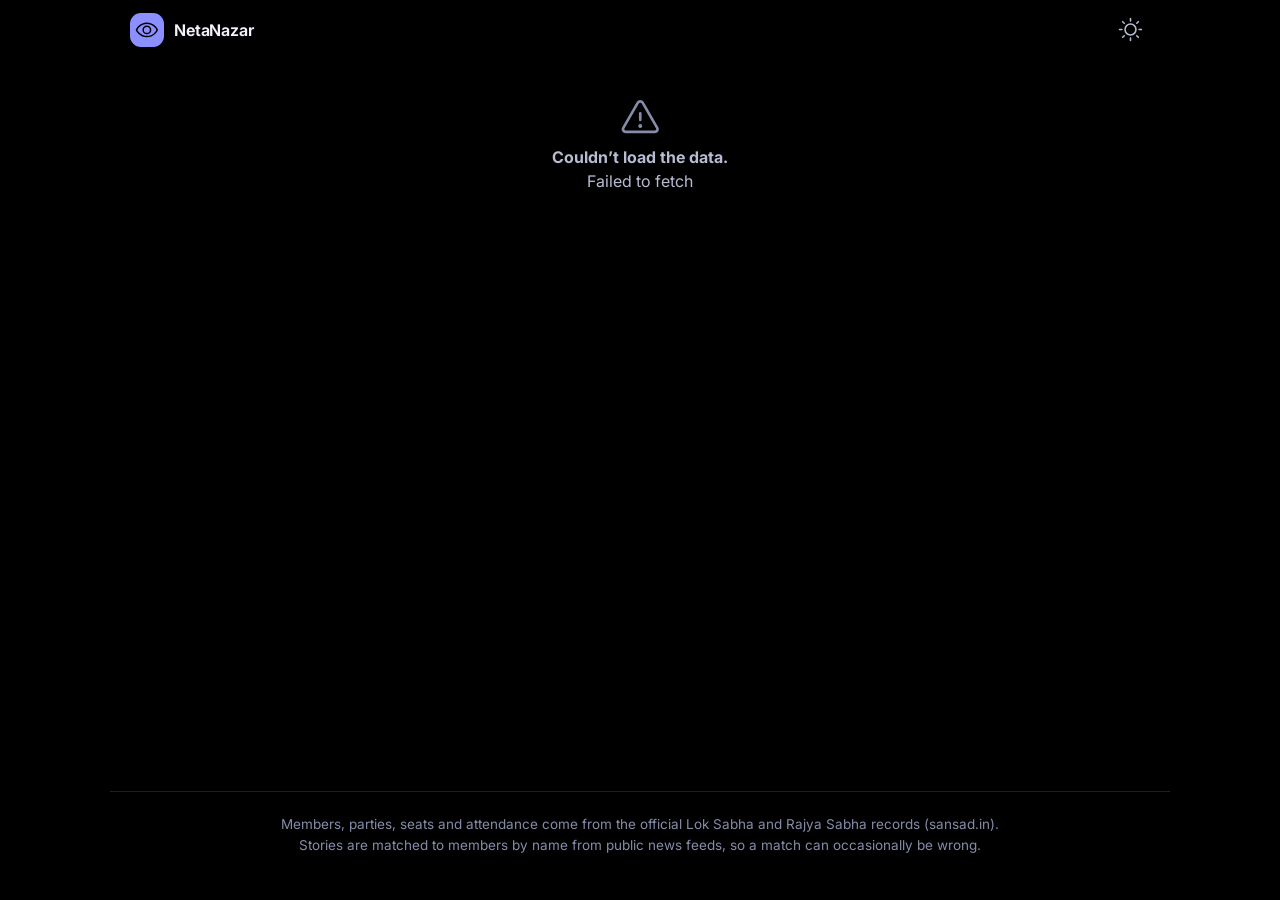
<file: docs/index.html>
<!doctype html>
<html lang="en">
<head>
<meta charset="utf-8">
<meta name="viewport" content="width=device-width,initial-scale=1,viewport-fit=cover">
<title>NetaNazar · Know your MP</title>
<meta name="description" content="Search any MP or MLA: attendance, positions held, and the days they were in the news.">
<link rel="preconnect" href="https://fonts.googleapis.com"><link rel="preconnect" href="https://fonts.gstatic.com" crossorigin>
<link rel="stylesheet" href="https://fonts.googleapis.com/css2?family=Inter:wght@400;500;600;700&family=Newsreader:ital,opsz,wght@0,6..72,400;0,6..72,500;0,6..72,600;1,6..72,500&display=swap">
<script>try{document.documentElement.setAttribute("data-theme",localStorage.getItem("nn_theme")||"dark")}catch(e){document.documentElement.setAttribute("data-theme","dark")}</script>
<link rel="stylesheet" href="site.css">
</head>
<body>
<header class="topbar"><div class="wrap">
  <a class="brand" href="#/"><span class="mark" id="mark"></span><span>NetaNazar</span></a>
  <div id="topSearch" hidden style="flex:1;max-width:520px;margin-left:12px"></div>
  <div class="spacer"></div>
  <button class="iconbtn" id="themeBtn" aria-label="Switch light or dark theme" title="Light / dark"><span id="themeIc"></span></button>
</div></header>

<main id="view"></main>

<div class="scrim" id="scrim" role="dialog" aria-modal="true" aria-label="Story details"><div class="sheet" id="sheet"></div></div>

<footer><div class="wrap"><span>Members, parties, seats and attendance come from the official Lok Sabha and Rajya Sabha records (sansad.in). Stories are matched to members by name from public news feeds, so a match can occasionally be wrong.</span></div></footer>

<script src="icons.js"></script>
<script>document.getElementById('mark').innerHTML=ic('eye');document.getElementById('themeIc').innerHTML=ic('sun');</script>
<script src="site.js"></script>
</body>
</html>
</file>
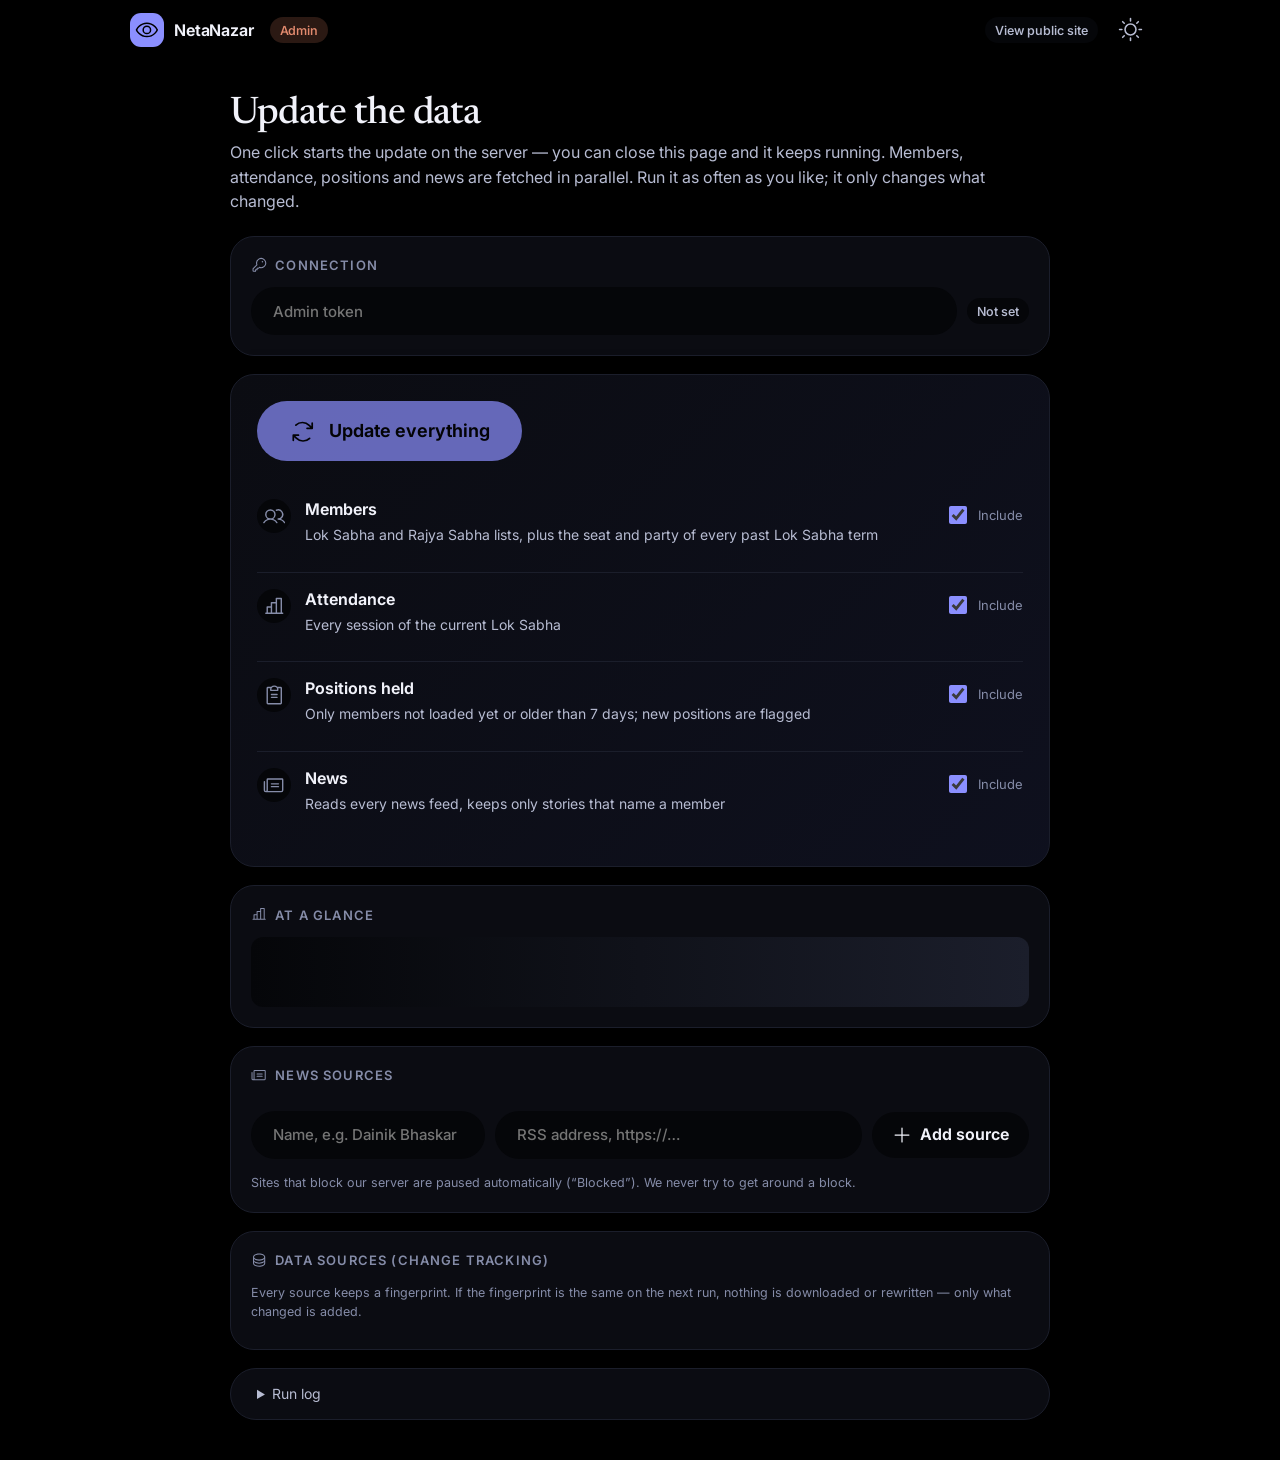
<file: docs/admin.html>
<!doctype html>
<html lang="en">
<head>
<meta charset="utf-8">
<meta name="viewport" content="width=device-width,initial-scale=1,viewport-fit=cover">
<meta name="robots" content="noindex">
<title>NetaNazar · Admin</title>
<link rel="preconnect" href="https://fonts.googleapis.com"><link rel="preconnect" href="https://fonts.gstatic.com" crossorigin>
<link rel="stylesheet" href="https://fonts.googleapis.com/css2?family=Inter:wght@400;500;600;700&family=Newsreader:ital,opsz,wght@0,6..72,400;0,6..72,500;1,6..72,500&family=Noto+Sans+Devanagari:wght@400;500;600&display=swap">
<script>try{document.documentElement.setAttribute("data-theme",localStorage.getItem("nn_theme")||"dark")}catch(e){document.documentElement.setAttribute("data-theme","dark")}</script>
<link rel="stylesheet" href="site.css">
<style>
 .admin{max-width:860px;margin:0 auto;padding:8px 20px 40px}
 h1.t{font:500 clamp(28px,4vw,38px)/1.1 var(--f-display);letter-spacing:-.02em;margin:26px 0 4px}
 .lead{color:var(--ink-2);margin:0 0 22px}
 .field-row{display:flex;gap:10px;flex-wrap:wrap;align-items:center}
 .in{height:48px;padding:0 22px;border:0;border-radius:999px;background:var(--sunk);color:var(--ink);font:500 15px var(--f-ui);min-width:0;flex:1;transition:background .2s,border-color .2s,color .2s}
 .in.ok{background:var(--ok-soft);color:var(--ok);font-weight:600}
 .in.ok:focus{box-shadow:0 0 0 3px color-mix(in srgb,var(--ok) 25%,transparent)}
 .in:focus{outline:0;background:var(--surface);box-shadow:0 0 0 3px color-mix(in srgb,var(--accent) 20%,transparent)}
 .hero-card{padding:26px;background:linear-gradient(135deg,var(--surface),color-mix(in srgb,var(--surface) 72%,var(--accent-soft)));box-shadow:var(--shadow-2)}
 .admin .btn,.admin .mini{border-radius:999px}
 .go{height:60px;padding:0 32px;border-radius:999px;font-size:18px;gap:12px;min-width:60px}
 .go.busy{padding:0;width:60px}
 .go .ic{font-size:22px} .go:disabled{opacity:.7;cursor:wait}
 .ghostbtn{height:60px;padding:0 26px;border-radius:999px;background:var(--sunk);font-weight:650;display:inline-flex;align-items:center;gap:10px}
 .stages{margin-top:22px}
 .stage{display:flex;gap:14px;align-items:flex-start;padding:14px 0;border-top:1px solid var(--line)}
 .stage:first-child{border-top:0}
 .si{width:34px;height:34px;border-radius:50%;display:grid;place-items:center;flex:none;background:var(--sunk);color:var(--muted);font-size:18px;margin-top:2px}
 .stage.run .si{background:var(--warn-soft);color:var(--warn)} .stage.ok .si{background:var(--ok-soft);color:var(--ok)} .stage.bad .si{background:var(--off-soft);color:var(--off)} .stage.skip{opacity:.55}
 .sb{flex:1;min-width:0} .sn{font-weight:650} .sd{font-size:14px;color:var(--ink-2);margin-top:2px;word-break:break-word}
 .stage .bar{margin:10px 0 0;height:6px;display:none} .stage.run .bar{display:block} .stage .bar i{background:var(--accent);width:0;transition:width .3s}
 .chk{display:flex;align-items:center;gap:8px;font-size:13px;color:var(--muted);margin-top:6px;cursor:pointer;user-select:none}
 .chk input{width:18px;height:18px;accent-color:var(--accent)}
 .lanes{display:grid;grid-template-columns:repeat(auto-fill,minmax(230px,1fr));gap:8px;margin-top:12px}
 .lane{display:flex;gap:8px;align-items:flex-start;padding:8px 10px;background:var(--sunk);border-radius:12px;font-size:13px}
 .lane .li{flex:none;margin-top:1px} .lane b{font-weight:650} .lane small{display:block;color:var(--muted)}
 .lane.ok .li{color:var(--ok)} .lane.bad .li{color:var(--off)} .lane.run .li{color:var(--warn)}
 .msgbar{margin-top:16px;padding:12px 14px;border-radius:14px;font-size:14.5px;display:none}
 .msgbar.show{display:block} .msgbar.ok{background:var(--ok-soft);color:var(--ok)} .msgbar.bad{background:var(--off-soft);color:var(--off)} .msgbar.info{background:var(--accent-soft);color:var(--accent)}
 .grid4{display:grid;grid-template-columns:repeat(auto-fit,minmax(150px,1fr));gap:12px}
 .stat{padding:14px 16px;background:var(--sunk);border-radius:16px} .stat b{display:block;font:500 30px/1.1 var(--f-display)} .stat span{font-size:13px;color:var(--ink-2)}
 table.srctbl{width:100%;border-collapse:collapse;font-size:14px} table.srctbl td{padding:10px 6px;border-top:1px solid var(--line);vertical-align:middle} table.srctbl tr:first-child td{border-top:0}
 .mini{height:32px;padding:0 12px;border-radius:10px;background:var(--sunk);font-weight:600;font-size:13px} .mini:hover{background:var(--line)}
 .sp{width:16px;height:16px;border:2.5px solid currentColor;border-right-color:transparent;border-radius:50%;display:inline-block;animation:r .8s linear infinite}
 @keyframes r{to{transform:rotate(360deg)}}
 details summary{cursor:pointer;color:var(--ink-2);font-size:14px}
 .logcard{border-radius:999px;padding:14px 26px}
 .logcard:has(details[open]){border-radius:var(--r-l);padding:20px}
 #log{white-space:pre-wrap;font:12.5px/1.5 ui-monospace,Menlo,monospace;color:var(--ink-2);max-height:260px;overflow:auto;margin-top:10px;background:var(--sunk);border-radius:12px;padding:12px}
</style>
</head>
<body>
<header class="topbar"><div class="wrap">
  <a class="brand" href="index.html"><span class="mark" id="mark"></span><span>NetaNazar</span><span class="chip sand" style="margin-left:6px">Admin</span></a>
  <div class="spacer"></div><a class="chip" href="index.html" style="text-decoration:none">View public site</a>
  <button class="iconbtn" id="themeBtn" aria-label="Switch light or dark theme"><span id="themeIc"></span></button>
</div></header>

<main class="admin">
  <h1 class="t">Update the data</h1>
  <p class="lead">One click starts the update on the server — you can close this page and it keeps running. Members, attendance, positions and news are fetched in parallel. Run it as often as you like; it only changes what changed.</p>

  <section class="card" id="conn">
    <h3><span id="cIc"></span> Connection</h3>
    <div class="field-row"><input class="in" id="tok" type="password" autocomplete="off" placeholder="Admin token" aria-label="Admin token"><button class="btn" id="tokSave" style="display:none">Save</button><span class="chip" id="tokChip">Not set</span></div>
    <input id="base" type="hidden">
  </section>

  <section class="card hero-card">
    <div class="field-row"><button class="btn go" id="go"></button><button class="ghostbtn" id="stop" style="display:none"></button>
      <span class="fine" id="last" style="margin:0 0 0 auto"></span></div>
    <div class="stages" id="stages"></div>
    <div class="msgbar" id="msg"></div>
  </section>

  <section class="card"><h3><span id="sIc"></span> At a glance</h3><div class="grid4" id="stats"><div class="skel" style="height:70px"></div></div></section>

  <section class="card"><h3><span id="nIc"></span> News sources</h3>
    <table class="srctbl" id="srcTbl"></table>
    <div class="field-row" style="margin-top:14px"><input class="in" id="newName" placeholder="Name, e.g. Dainik Bhaskar" aria-label="Source name" style="flex:1 1 180px"><input class="in" id="newRss" placeholder="RSS address, https://…" aria-label="RSS address" style="flex:2 1 260px"><button class="btn ghost" id="addSrc"></button></div>
    <div class="fine">Sites that block our server are paused automatically (“Blocked”). We never try to get around a block.</div>
  </section>

  <section class="card"><h3><span id="hIc"></span> Data sources (change tracking)</h3>
    <p class="fine" style="margin:0 0 8px">Every source keeps a fingerprint. If the fingerprint is the same on the next run, nothing is downloaded or rewritten — only what changed is added.</p>
    <table class="srctbl" id="hashTbl"></table>
  </section>

  <section class="card logcard"><details><summary>Run log</summary><div id="log">Nothing yet.</div></details></section>
</main>

<script src="icons.js"></script>
<script src="admin.js"></script>
</body>
</html>
</file>
<file: docs/site.css>
/* NetaNazar — design system.
   World: a civic register. Warm paper, election-ink indigo, sandstone of the Parliament building.
   Green = sitting, red = former. One accent. Hierarchy by weight, space and tone — not lines. */
:root{
  --paper:#fbf8f2; --surface:#ffffff; --sunk:#f4efe5; --line:#e8e1d3; --line-2:#d9d0bd;
  --ink:#14182b; --ink-2:#4a5068; --muted:#7c8196;
  --accent:#3b3fb6; --accent-2:#2c3090; --accent-soft:#ecedfb; --on-accent:#fff;
  --ok:#17824a; --ok-soft:#e2f4ea; --off:#c2362b; --off-soft:#fcebe8; --warn:#b26a00; --warn-soft:#fff3dc;
  --sand:#b4563c; --sand-soft:#f8e9e2;
  --road:#e9e2d2; --road-line:#fbf8f2;
  --shadow-1:0 1px 2px rgba(20,24,43,.05),0 1px 1px rgba(20,24,43,.03);
  --shadow-2:0 6px 24px rgba(20,24,43,.08),0 2px 6px rgba(20,24,43,.05);
  --shadow-3:0 18px 48px rgba(20,24,43,.18);
  --r-s:10px; --r-m:16px; --r-l:24px;
  --f-ui:'Inter','Noto Sans Devanagari',system-ui,-apple-system,'Segoe UI',sans-serif;
  --f-display:'Newsreader','Noto Serif Devanagari',Georgia,serif;
}
:root[data-theme="dark"]{
  --paper:#000000; --surface:#0b0c12; --sunk:#050609; --line:#1b1e2b; --line-2:#2a2f44;
  --ink:#f1f2fa; --ink-2:#b7bcd2; --muted:#858ca8;
  --accent:#8b8fff; --accent-2:#a9acff; --accent-soft:#171b3d; --on-accent:#000;
  --ok:#4fd18b; --ok-soft:#0b2a1b; --off:#ff7b6f; --off-soft:#33130f; --warn:#f2b24b; --warn-soft:#2e2006;
  --sand:#e28a6e; --sand-soft:#2b1913;
  --road:#14172a; --road-line:#000000;
  --shadow-1:0 1px 2px rgba(0,0,0,.6); --shadow-2:0 8px 28px rgba(0,0,0,.7); --shadow-3:0 20px 56px rgba(0,0,0,.85);
}
@media (prefers-color-scheme: dark){
  :root:not([data-theme="light"]){
    --paper:#000000; --surface:#0b0c12; --sunk:#050609; --line:#1b1e2b; --line-2:#2a2f44;
    --ink:#f1f2fa; --ink-2:#b7bcd2; --muted:#858ca8;
    --accent:#8b8fff; --accent-2:#a9acff; --accent-soft:#171b3d; --on-accent:#000;
    --ok:#4fd18b; --ok-soft:#0b2a1b; --off:#ff7b6f; --off-soft:#33130f; --warn:#f2b24b; --warn-soft:#2e2006;
    --sand:#e28a6e; --sand-soft:#2b1913;
    --road:#14172a; --road-line:#000000;
    --shadow-1:0 1px 2px rgba(0,0,0,.6); --shadow-2:0 8px 28px rgba(0,0,0,.7); --shadow-3:0 20px 56px rgba(0,0,0,.85);
  }
}
*{box-sizing:border-box}
html{-webkit-text-size-adjust:100%}
body{margin:0;overflow-x:clip;background:var(--paper);color:var(--ink);font:400 16px/1.55 var(--f-ui);-webkit-font-smoothing:antialiased;min-height:100vh;display:flex;flex-direction:column}
button{font:inherit;color:inherit;background:none;border:0;padding:0;cursor:pointer}
a{color:var(--accent);text-decoration:none} a:hover{text-decoration:underline}
:focus-visible{outline:3px solid color-mix(in srgb,var(--accent) 55%,transparent);outline-offset:2px;border-radius:8px}
.ic{width:1.25em;height:1.25em;fill:currentColor;flex:none;vertical-align:-.25em}
.sr{position:absolute;width:1px;height:1px;overflow:hidden;clip:rect(0 0 0 0);white-space:nowrap}
.tnum{font-variant-numeric:tabular-nums}
.wrap{width:100%;max-width:1060px;margin:0 auto;padding:0 20px}

/* ---------- top bar ---------- */
.topbar{position:sticky;top:0;z-index:30;background:color-mix(in srgb,var(--paper) 86%,transparent);backdrop-filter:saturate(1.4) blur(14px);-webkit-backdrop-filter:saturate(1.4) blur(14px)}
.topbar .wrap{display:flex;align-items:center;gap:12px;height:60px}
.brand{display:flex;align-items:center;gap:10px;color:var(--ink);font-weight:650;letter-spacing:-.01em}
.brand:hover{text-decoration:none}
.brand .mark{width:34px;height:34px;border-radius:11px;background:var(--accent);color:var(--on-accent);display:grid;place-items:center;font-size:19px}
.brand .hi{font-family:var(--f-display);font-weight:500;color:var(--ink-2);font-size:15px;margin-left:2px}
.spacer{flex:1}
.iconbtn{width:40px;height:40px;border-radius:12px;display:grid;place-items:center;color:var(--ink-2);font-size:20px}
.iconbtn:hover{background:var(--sunk);color:var(--ink)}

/* ---------- search ---------- */
.search{position:relative;width:100%}
.search .field{display:flex;align-items:center;gap:12px;height:64px;padding:0 22px;background:var(--surface);border:1px solid var(--line);border-radius:999px;box-shadow:var(--shadow-2);transition:box-shadow .15s,border-color .15s}
.search .field:focus-within{border-color:var(--accent);box-shadow:0 0 0 4px color-mix(in srgb,var(--accent) 18%,transparent),var(--shadow-2)}
.search .field .ic{font-size:26px;color:var(--muted)}
.search input::-webkit-search-cancel-button,.search input::-webkit-search-decoration{-webkit-appearance:none;appearance:none;display:none}
.search input{flex:1;min-width:0;height:100%;border:0;outline:0;background:transparent;color:var(--ink);font:500 19px var(--f-ui)}
.search .field{position:relative;isolation:isolate}
@property --ang{syntax:'<angle>';initial-value:0deg;inherits:false}
.search.live .field::before{content:"";position:absolute;inset:-3px;border-radius:inherit;padding:3px;z-index:-1;pointer-events:none;
  background:conic-gradient(from var(--ang),transparent 0 55%,var(--accent) 78%,var(--sand) 92%,transparent 100%);
  -webkit-mask:linear-gradient(#000 0 0) content-box,linear-gradient(#000 0 0);-webkit-mask-composite:xor;mask:linear-gradient(#000 0 0) content-box exclude,linear-gradient(#000 0 0);
  animation:orbit 2.4s linear infinite}
@keyframes orbit{to{--ang:360deg}}
.suggest{transform-origin:50% 0;animation:unfold .26s cubic-bezier(.2,.8,.2,1)}
@keyframes unfold{from{opacity:0;clip-path:inset(0 6% 92% 6% round 28px);transform:translateY(-14px) scaleY(.7)}to{opacity:1;clip-path:inset(0 0 0 0 round 24px);transform:none}}
.search.compact .field{height:48px;box-shadow:var(--shadow-1)} .search.compact input{font-size:16px} .search.compact .field .ic{font-size:21px}
.suggest{position:absolute;left:0;right:0;top:calc(100% + 10px);background:var(--surface);border:1px solid var(--line);border-radius:var(--r-l);box-shadow:var(--shadow-3);padding:8px;z-index:40;max-height:min(70vh,560px);overflow:auto}
.suggest[hidden]{display:none}
.sg-label{font:600 11px var(--f-ui);letter-spacing:.09em;text-transform:uppercase;color:var(--muted);padding:10px 12px 4px}
.sg{display:flex;align-items:center;gap:12px;width:100%;text-align:left;padding:8px 12px;border-radius:14px;min-height:52px}
.sg:hover,.sg.on{background:var(--accent-soft)}
.sg .t{flex:1;min-width:0}
.sg .n{font-weight:600;white-space:nowrap;overflow:hidden;text-overflow:ellipsis}
.sg .s{font-size:13px;color:var(--muted);white-space:nowrap;overflow:hidden;text-overflow:ellipsis}
.sg .badge{width:36px;height:36px;border-radius:12px;display:grid;place-items:center;background:var(--sunk);color:var(--ink-2);font-size:19px}
.sg .go{color:var(--muted)}

/* ---------- avatar = an ID badge: ring = party colour, badge = active / former, pill = party ---------- */
.idav{position:relative;display:inline-block;flex:none;--party:var(--accent);--pc:var(--party);--pf:#fff;line-height:0}
.idav .face{position:relative;display:grid;place-items:center;border-radius:50%;background:var(--sunk);color:var(--ink-2);font-weight:650;overflow:hidden;line-height:1;
  box-shadow:0 0 0 2px var(--surface),0 0 0 4px var(--pc)}
.idav .face img{position:absolute;inset:0;width:100%;height:100%;object-fit:cover;object-position:center 20%}
.idav .st{position:absolute;display:grid;place-items:center;border-radius:50%;color:#fff;background:var(--ok);box-shadow:0 0 0 2px var(--surface)}
.idav .st .ic{width:62%;height:62%}
.idav .pill{position:absolute;left:50%;bottom:0;transform:translate(-50%,50%);white-space:nowrap;border-radius:999px;background:var(--pc);color:var(--pf);font:700 12px/1 var(--f-ui);letter-spacing:.02em;box-shadow:0 0 0 3px var(--surface)}
.idav-s .face{width:36px;height:36px;font-size:13px} .idav-s .st{width:14px;height:14px;right:-3px;bottom:-3px}
.idav-m .face{width:48px;height:48px;font-size:16px} .idav-m .st{width:17px;height:17px;right:-4px;bottom:-4px}
.idav-l{margin-bottom:12px} .idav-l .face{width:112px;height:112px;font-size:36px;box-shadow:0 0 0 4px var(--surface),0 0 0 7px var(--pc)}
.idav-l .st{width:32px;height:32px;right:-2px;top:-2px;box-shadow:0 0 0 3px var(--surface)}
.idav-l .pill{padding:6px 12px;font-size:13px}
.idav.off{--pc:var(--off)} .idav.off .face img{filter:grayscale(.9) contrast(.95)} .idav.off .st{background:var(--off)}
.idav.off .pill{background:var(--surface);color:var(--off);box-shadow:0 0 0 3px var(--surface),inset 0 0 0 2px var(--off)}
.legend{display:flex;gap:6px 16px;flex-wrap:wrap;justify-content:center;margin-top:16px;font-size:13px;color:var(--ink-2)}
.legend span{display:inline-flex;align-items:center;gap:6px}
.legend .k{width:16px;height:16px;border-radius:50%;display:inline-grid;place-items:center;color:#fff;background:var(--ok);font-size:10px} .legend .k.off{background:var(--off)} .legend .k .ic{width:70%;height:70%}

/* ---------- chips ---------- */
.chip{display:inline-flex;align-items:center;gap:6px;height:26px;padding:0 10px;border-radius:999px;background:var(--sunk);color:var(--ink-2);font:550 12.5px var(--f-ui);white-space:nowrap}
.chip .ic{font-size:14px}
.chip.accent{background:var(--accent-soft);color:var(--accent)} .chip.ok{background:var(--ok-soft);color:var(--ok)} .chip.off{background:var(--off-soft);color:var(--off)} .chip.warn{background:var(--warn-soft);color:var(--warn)} .chip.sand{background:var(--sand-soft);color:var(--sand)}
.dot{width:8px;height:8px;border-radius:50%;background:currentColor;display:inline-block}

/* ---------- home ---------- */
.hero{padding:clamp(40px,10vh,104px) 0 28px;text-align:center}
.hero h1{font:500 clamp(34px,6vw,56px)/1.05 var(--f-display);letter-spacing:-.025em;margin:0 0 28px}
.hero h1{text-align:center;font-style:normal}
.hero .search{max-width:680px;margin:0 auto}
.stats{display:flex;justify-content:center;gap:28px;flex-wrap:wrap;margin-top:26px;color:var(--ink-2);font-size:14px}
.stats b{color:var(--ink);font-weight:650}
.section{margin:40px 0}
.section h2{font:600 13px var(--f-ui);letter-spacing:.09em;text-transform:uppercase;color:var(--muted);margin:0 0 14px;display:flex;align-items:center;gap:8px}
.rail{display:flex;gap:12px;overflow-x:auto;padding:4px 2px 16px;scroll-snap-type:x proximity;scrollbar-width:thin}
.tcard{scroll-snap-align:start;flex:0 0 230px;display:flex;gap:12px;align-items:center;padding:14px;background:var(--surface);border:1px solid var(--line);border-radius:var(--r-m);box-shadow:var(--shadow-1);text-align:left;transition:transform .15s,box-shadow .15s}
.tcard:hover{transform:translateY(-2px);box-shadow:var(--shadow-2)}
.tcard .n{font-weight:600;line-height:1.25} .tcard .s{font-size:13px;color:var(--muted)}
.tcard .hot{margin-left:auto;display:flex;flex-direction:column;align-items:center;font:650 18px var(--f-display);color:var(--sand);line-height:1}
.tcard .hot small{font:500 10.5px var(--f-ui);color:var(--muted);margin-top:3px;letter-spacing:.04em}

/* ---------- list ---------- */
.page-head{padding:28px 0 8px;display:flex;align-items:flex-end;gap:16px;flex-wrap:wrap}
.page-head h1{font:500 clamp(26px,4vw,38px)/1.1 var(--f-display);margin:0;letter-spacing:-.02em}
.page-head .sub{color:var(--ink-2);font-size:15px}
.list{background:var(--surface);border:1px solid var(--line);border-radius:var(--r-l);box-shadow:var(--shadow-1);overflow:hidden}
.row{display:flex;align-items:center;gap:14px;width:100%;text-align:left;padding:12px 18px;color:var(--ink)} .row:hover{text-decoration:none}
.row+.row{border-top:1px solid var(--line)}
.row:hover{background:var(--accent-soft)}
.row .t{flex:1;min-width:0} .row .n{font-weight:600} .row .n small{font-weight:400;color:var(--muted);margin-left:8px}
.row .s{font-size:13.5px;color:var(--ink-2);white-space:nowrap;overflow:hidden;text-overflow:ellipsis}
.row .st{font-size:12.5px;font-weight:600;display:flex;align-items:center;gap:6px} .row .st.ok{color:var(--ok)} .row .st.off{color:var(--off)}
.more{display:block;margin:18px auto;padding:10px 20px;border-radius:999px;background:var(--surface);border:1px solid var(--line);font-weight:600;color:var(--ink-2)}
.more:hover{border-color:var(--accent);color:var(--accent)}
.seg{display:inline-flex;background:var(--sunk);padding:3px;border-radius:999px}
.seg button{padding:6px 14px;border-radius:999px;font:600 13px var(--f-ui);color:var(--ink-2)} .seg button.on{background:var(--surface);color:var(--ink);box-shadow:var(--shadow-1)}

/* ---------- profile ---------- */
.back{display:inline-flex;align-items:center;gap:6px;color:var(--ink-2);font-weight:550;padding:18px 0 6px} .back:hover{text-decoration:none;color:var(--ink)}
.profile-head{display:flex;gap:24px;align-items:center;padding:22px;background:linear-gradient(135deg,var(--surface),color-mix(in srgb,var(--surface) 70%,var(--accent-soft)));border:1px solid var(--line);border-radius:var(--r-l);box-shadow:var(--shadow-2)}
.profile-head h1{font:500 clamp(28px,4.6vw,44px)/1.05 var(--f-display);margin:0;letter-spacing:-.025em}
.profile-head .hi{font:500 18px var(--f-display);color:var(--ink-2);margin-top:2px}
.profile-head .chips{display:flex;gap:8px;flex-wrap:wrap;margin-top:12px}
.profile-head .facts{margin-top:12px;color:var(--ink-2);font-size:14.5px;display:flex;gap:6px 18px;flex-wrap:wrap}
.profile-head .facts b{color:var(--ink);font-weight:600}
.cols{display:grid;grid-template-columns:minmax(0,1fr) 400px;gap:24px;margin-top:24px;align-items:start}
.card{background:var(--surface);border:1px solid var(--line);border-radius:var(--r-l);padding:20px;box-shadow:var(--shadow-1)}
.card+.card{margin-top:18px}
.card h3{font:600 13px var(--f-ui);letter-spacing:.09em;text-transform:uppercase;color:var(--muted);margin:0 0 14px;display:flex;align-items:center;gap:8px}
.big{font:500 54px/1 var(--f-display);letter-spacing:-.03em} .big small{font:500 22px var(--f-display);color:var(--muted)}
.bar{height:8px;border-radius:99px;background:var(--sunk);overflow:hidden;margin:10px 0 6px} .bar i{display:block;height:100%;border-radius:99px}
.g-ok{background:var(--ok)} .g-warn{background:var(--warn)} .g-off{background:var(--off)}
.reg{display:grid;grid-auto-flow:column;grid-auto-columns:1fr;gap:8px;align-items:end;height:110px;margin-top:16px;padding-top:6px}
.reg .s{display:flex;flex-direction:column;align-items:center;justify-content:flex-end;height:100%;gap:6px;min-width:0}
.reg .col{width:100%;max-width:34px;flex:1;display:flex;align-items:flex-end;border-radius:8px 8px 4px 4px;background:var(--sunk);overflow:hidden;position:relative;
  background-image:repeating-linear-gradient(to top,transparent 0 9px,color-mix(in srgb,var(--line) 70%,transparent) 9px 10px)}
.reg .col i{display:block;width:100%;border-radius:6px 6px 0 0}
.reg label{font:600 11px var(--f-ui);color:var(--muted)}
.note{font-size:13.5px;color:var(--ink-2);background:var(--sunk);border-radius:12px;padding:10px 12px;margin-top:12px}
.pos{list-style:none;margin:0;padding:0} .pos li{display:flex;gap:12px;padding:10px 0;border-top:1px solid var(--line);font-size:14.5px} .pos li:first-child{border-top:0}
.pos .p{flex:0 0 108px;color:var(--muted);font-size:13px;font-variant-numeric:tabular-nums} .pos .x{flex:1;text-align:justify;text-justify:inter-word;hyphens:auto;-webkit-hyphens:auto}
.pos .new{margin-left:8px}

/* ---------- the road (news timeline) ---------- */
.road{position:relative;padding-left:58px;margin-top:6px}
.road::before{content:"";position:absolute;left:18px;top:6px;bottom:6px;width:12px;border-radius:6px;background:var(--road)}
.road::after{content:"";z-index:0;position:absolute;left:23px;top:10px;bottom:10px;width:2px;background:repeating-linear-gradient(to bottom,var(--road-line) 0 9px,transparent 9px 18px);opacity:.9}
.stone{position:relative;margin-bottom:12px}
.stone::before{content:"";position:absolute;left:-44px;top:20px;width:20px;height:20px;border-radius:50%;background:var(--accent);box-shadow:0 0 0 4px var(--surface);transition:transform .15s;z-index:2}
.stone.open::before{transform:scale(1.15);background:var(--sand)}
.stone>button.head{width:100%;display:flex;align-items:center;gap:14px;text-align:left;padding:12px 16px;background:var(--surface);border:1px solid var(--line);border-radius:var(--r-m);box-shadow:var(--shadow-1)}
.stone>button.head:hover{border-color:var(--line-2);box-shadow:var(--shadow-2)}
.stone .d{display:flex;flex-direction:column;align-items:center;min-width:46px;line-height:1}
.stone .d b{font:500 28px var(--f-display)} .stone .d span{font:600 11px var(--f-ui);color:var(--muted);text-transform:uppercase;letter-spacing:.08em;margin-top:3px}
.stone .w{flex:1;min-width:0} .stone .w .a{font-weight:600} .stone .w .b{font-size:13px;color:var(--muted)}
.stone .car{color:var(--muted);transition:transform .15s} .stone.open .car{transform:rotate(180deg)}
.flow{margin:6px 0 4px 26px;padding:4px 0 6px 22px;border-left:2px solid var(--line-2)}
.flow[hidden]{display:none}
.src{position:relative;margin:12px 0}
.src::before{content:"";position:absolute;left:-22px;top:19px;width:20px;border-top:2px solid var(--line-2)}
.src>.sh{max-width:100%;display:inline-flex;align-items:center;gap:8px;height:38px;padding:0 14px 0 8px;background:var(--surface);border:1px solid var(--line);border-radius:999px;font-weight:600;font-size:14px;box-shadow:var(--shadow-1)}
.src>.sh .ico{width:24px;height:24px;border-radius:50%;background:var(--accent-soft);color:var(--accent);display:grid;place-items:center;font-size:14px}
.src>.sh small{color:var(--muted);font-weight:500}
.arts{margin:6px 0 0 18px;padding-left:20px;border-left:2px solid var(--line-2)}
.art{position:relative;margin:8px 0}
.art::before{content:"";position:absolute;left:-20px;top:22px;width:18px;border-top:2px solid var(--line-2)}
.art button{display:block;width:100%;text-align:left;padding:10px 14px;background:var(--surface);border:1px solid var(--line);border-radius:14px}
.art button:hover{border-color:var(--accent);box-shadow:var(--shadow-2)}
.art .tt{font-weight:550;line-height:1.35;display:-webkit-box;-webkit-line-clamp:2;-webkit-box-orient:vertical;overflow:hidden}
.art .mm{display:flex;gap:8px;align-items:center;margin-top:6px;font-size:12.5px;color:var(--muted);flex-wrap:wrap}
.empty{padding:36px 20px;text-align:center;color:var(--ink-2)} .empty .ic{font-size:34px;color:var(--muted);margin-bottom:6px}

/* ---------- story sheet ---------- */
.scrim{position:fixed;inset:0;background:rgba(10,13,25,.55);z-index:60;display:none;align-items:center;justify-content:center;padding:16px;-webkit-backdrop-filter:blur(3px);backdrop-filter:blur(3px)}
.scrim.open{display:flex;animation:fade .15s ease}
.sheet{width:100%;max-width:560px;max-height:88vh;overflow:auto;background:var(--surface);border-radius:var(--r-l);box-shadow:var(--shadow-3);padding:22px;animation:rise .2s ease}
.sheet h2{font:500 24px/1.2 var(--f-display);margin:12px 0 8px;letter-spacing:-.015em}
.sheet .top{display:flex;align-items:center;gap:8px;flex-wrap:wrap}
.sheet .x{margin-left:auto}
.sheet .meta{color:var(--ink-2);font-size:14px;display:flex;gap:6px 14px;flex-wrap:wrap}
.hist{list-style:none;margin:6px 0 0;padding:0 0 0 18px;border-left:2px solid var(--line-2)}
.hist li{position:relative;padding:8px 0 8px 12px;font-size:14px}
.hist li::before{content:"";position:absolute;left:-25px;top:15px;width:10px;height:10px;border-radius:50%;background:var(--surface);border:2px solid var(--accent)}
.hist li.ed::before{border-color:var(--warn)} .hist li.del::before{border-color:var(--off);background:var(--off)}
.hist small{display:block;color:var(--muted)}
.btn{display:inline-flex;align-items:center;justify-content:center;gap:8px;height:46px;padding:0 20px;border-radius:14px;font-weight:650;background:var(--accent);color:var(--on-accent)}
.btn:hover{background:var(--accent-2);text-decoration:none;color:var(--on-accent)}
.btn.ghost{background:var(--sunk);color:var(--ink)} .btn.ghost:hover{background:var(--line);color:var(--ink)}
.fine{font-size:12.5px;color:var(--muted);margin-top:14px}

/* ---------- Lok Sabha career chart ---------- */
.career-sum{font-size:15px;color:var(--ink-2);margin:0 0 14px} .career-sum b{color:var(--ink)}
.career{display:flex;gap:0;overflow-x:auto;padding:4px 2px 14px;scrollbar-width:thin}
.trm{position:relative;flex:1 0 100px;display:flex;flex-direction:column;align-items:center;text-align:center;padding-top:2px}
.trm .yr{font:600 12px var(--f-ui);color:var(--muted);letter-spacing:.04em;font-variant-numeric:tabular-nums}
.trm .nd{position:relative;z-index:1;margin:8px 0 10px;width:46px;height:46px;border-radius:50%;display:flex;align-items:center;justify-content:center;background:var(--sc);color:#fff;font:600 17px var(--f-display);box-shadow:0 0 0 4px var(--surface)}
.trm .nd sup{font:600 9px var(--f-ui);margin-left:1px;align-self:flex-start;margin-top:12px}
.trm::before{content:"";position:absolute;left:-50%;right:50%;top:52px;height:4px;border-radius:2px;background:var(--lc,var(--line-2))}
.trm:first-child::before{display:none}
.trm.dash::before{background:repeating-linear-gradient(90deg,var(--line-2) 0 6px,transparent 6px 12px)}
.trm.chg::before{background:linear-gradient(90deg,var(--pc2),var(--sc))}
.trm .seat{font-weight:650;line-height:1.2;max-width:104px} .trm .sub{font-size:12px;color:var(--muted);margin-top:2px;max-width:104px}
.trm .pty{margin-top:6px;font:700 11px var(--f-ui);padding:2px 8px;border-radius:999px;background:var(--sunk);color:var(--ink-2)}
.trm .pty.pc{background:var(--warn-soft);color:var(--warn)}
.trm.gap .nd{background:var(--sunk);color:var(--muted);box-shadow:0 0 0 4px var(--surface),inset 0 0 0 2px var(--line-2)}
.trm.gap .seat{color:var(--muted);font-weight:500;font-size:13px}
.legend2{display:flex;gap:6px 16px;flex-wrap:wrap;font-size:12.5px;color:var(--muted);margin-top:2px}
.legend2 i{display:inline-block;width:14px;height:4px;border-radius:2px;vertical-align:middle;margin-right:6px}

/* ---------- footer ---------- */
footer{margin-top:auto;padding:36px 0 44px;color:var(--muted);font-size:13.5px}
footer .wrap{display:block;text-align:center;border-top:1px solid var(--line);padding-top:22px}
footer .wrap span{display:block;max-width:760px;margin:0 auto}
.skel{background:linear-gradient(90deg,var(--sunk),var(--line),var(--sunk));background-size:200% 100%;animation:sk 1.2s infinite;border-radius:12px;min-height:16px}
@keyframes sk{to{background-position:-200% 0}} @keyframes fade{from{opacity:0}} @keyframes rise{from{opacity:0;transform:translateY(14px)}}
@media (prefers-reduced-motion:reduce){*{animation:none!important;transition:none!important}}
@media (max-width:900px){.cols{grid-template-columns:1fr}}
@media (max-width:640px){
  .topbar.has-search .brand>span:not(.mark){display:none}
  .topbar .wrap{gap:8px} #topSearch{min-width:0;margin-left:4px!important}
}
@media (max-width:560px){
  .road{padding-left:40px} .stone::before{left:-30px;width:18px;height:18px;top:21px}
  .road::before{left:12px;width:10px} .road::after{left:17px}
  .flow{margin-left:10px;padding-left:14px} .arts{margin-left:8px;padding-left:12px} .src::before{left:-14px;width:12px} .art::before{left:-12px;width:10px}
  .art .tt{-webkit-line-clamp:3} .stone>button.head{padding:10px 12px;gap:10px}
  .card{padding:16px}
  .wrap{padding:0 16px} .profile-head{flex-direction:column;align-items:flex-start;gap:16px;padding:18px}
  .search .field{height:58px;padding:0 18px} .search input{font-size:17px}
  .scrim{align-items:flex-end;padding:0} .sheet{border-radius:24px 24px 0 0;max-height:92vh}
  .pos .p{flex-basis:84px} .row{padding:12px 14px}
}

/* In the news this week: stacked leaderboard, avatar inset in a pill, dumbbell shows the story count */
.nlist{display:flex;flex-direction:column;gap:10px;max-width:760px;margin:0 auto}
.nrow{display:flex;align-items:center;gap:14px;padding:10px 20px 10px 12px;background:var(--surface);border-radius:999px;text-decoration:none;color:inherit;transition:transform .15s,background .15s}
.nrow:hover{transform:translateX(4px);background:color-mix(in srgb,var(--surface) 82%,var(--party))}
.nrow .rk{flex:none;width:22px;text-align:center;font:600 13px var(--f-ui);color:var(--muted)}
.nrow .nm{flex:1 1 auto;min-width:0;font:600 17px/1.25 var(--f-ui);overflow-wrap:anywhere}
.nrow .db{flex:0 0 clamp(110px,38%,280px);position:relative;height:36px;display:block}
.nrow .db .ln{position:absolute;left:8px;top:50%;height:5px;margin-top:-2.5px;width:calc(var(--w) - 16px);border-radius:99px;background:linear-gradient(90deg,color-mix(in srgb,var(--party) 35%,transparent),var(--party))}
.nrow .db .bl{position:absolute;left:0;top:50%;width:14px;height:14px;margin-top:-7px;border-radius:50%;background:color-mix(in srgb,var(--party) 55%,var(--surface));box-shadow:0 0 0 3px var(--surface)}
.nrow .db .br{position:absolute;left:var(--w);top:50%;transform:translate(-100%,-50%);min-width:36px;height:36px;padding:0 8px;box-sizing:border-box;border-radius:50%;display:grid;place-items:center;background:var(--party);color:var(--pf,#fff);font:650 14px var(--f-ui)}
@media (max-width:560px){.nrow{padding-right:12px;gap:10px}.nrow .nm{font-size:15px}.nrow .db{flex-basis:34%}.nrow .rk{display:none}}
/* inputs: no outline border */
.in,.in.ok{border-color:transparent}
</file>
